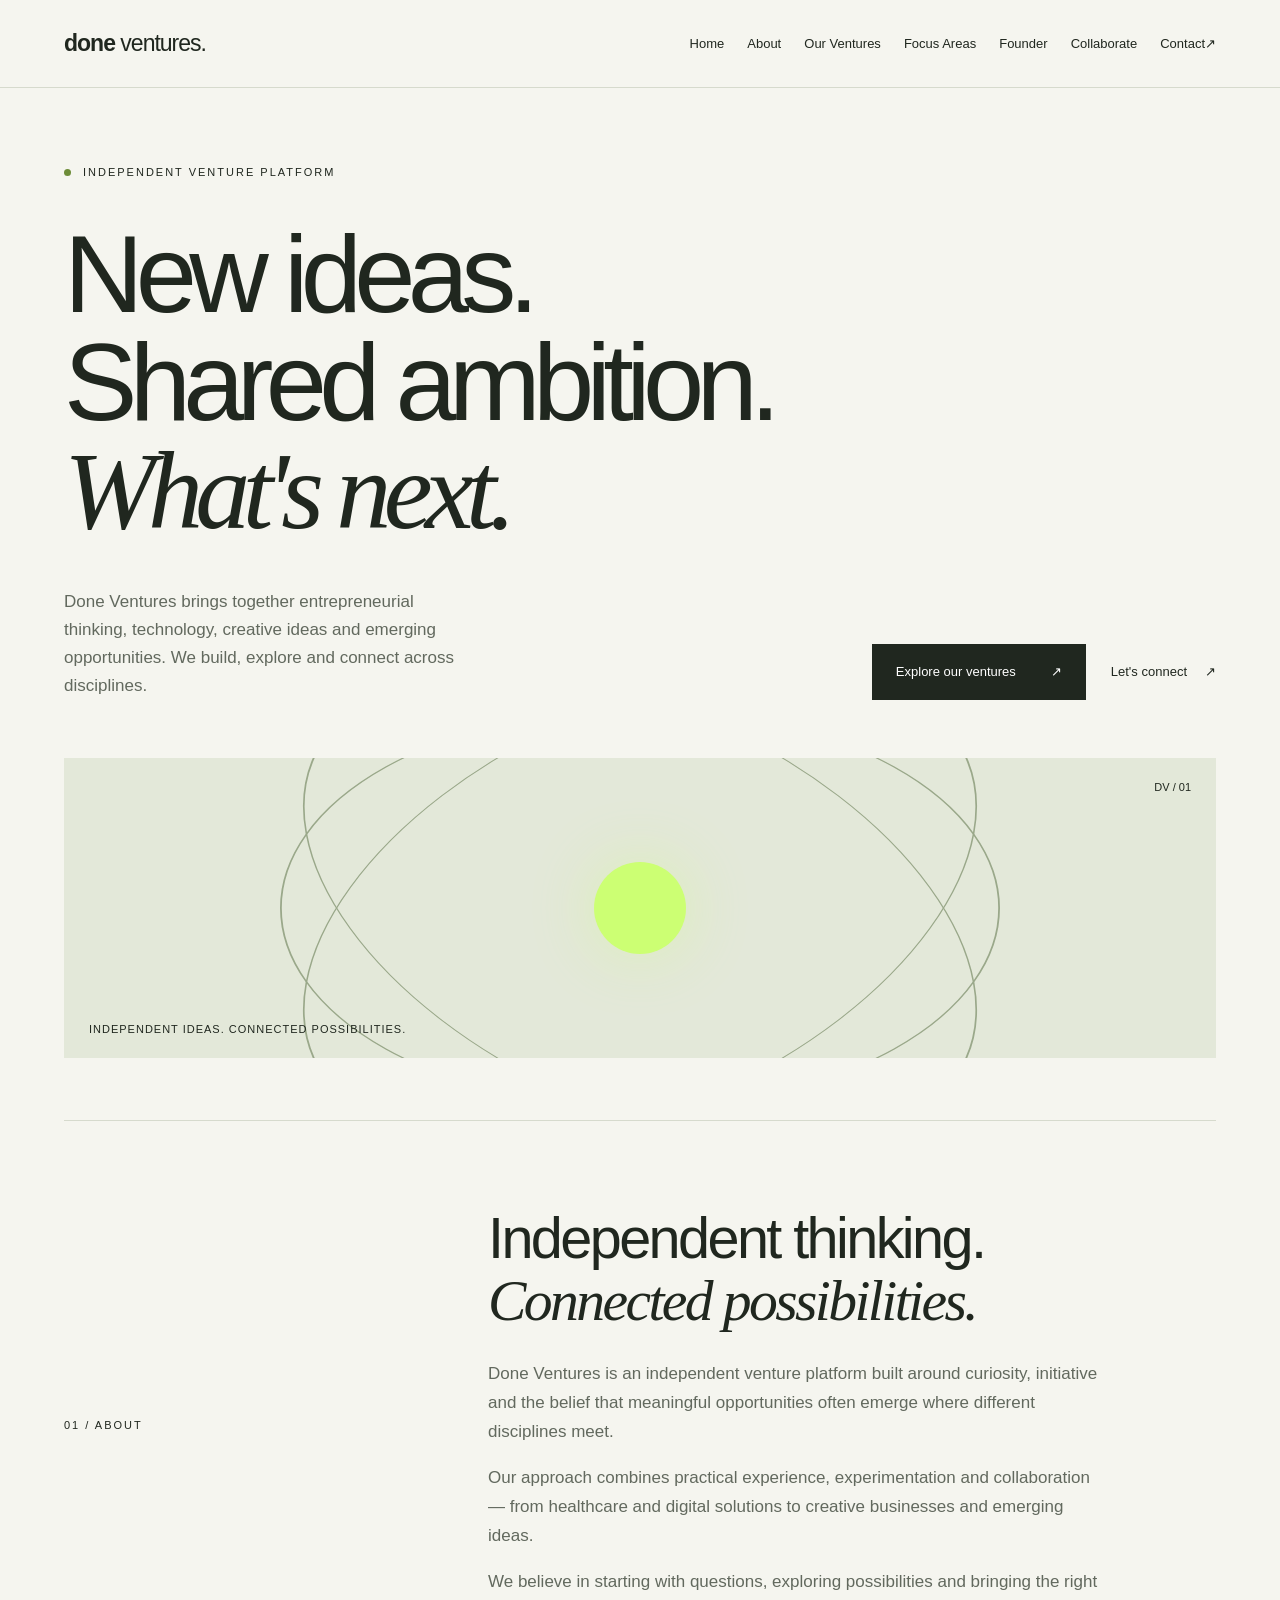
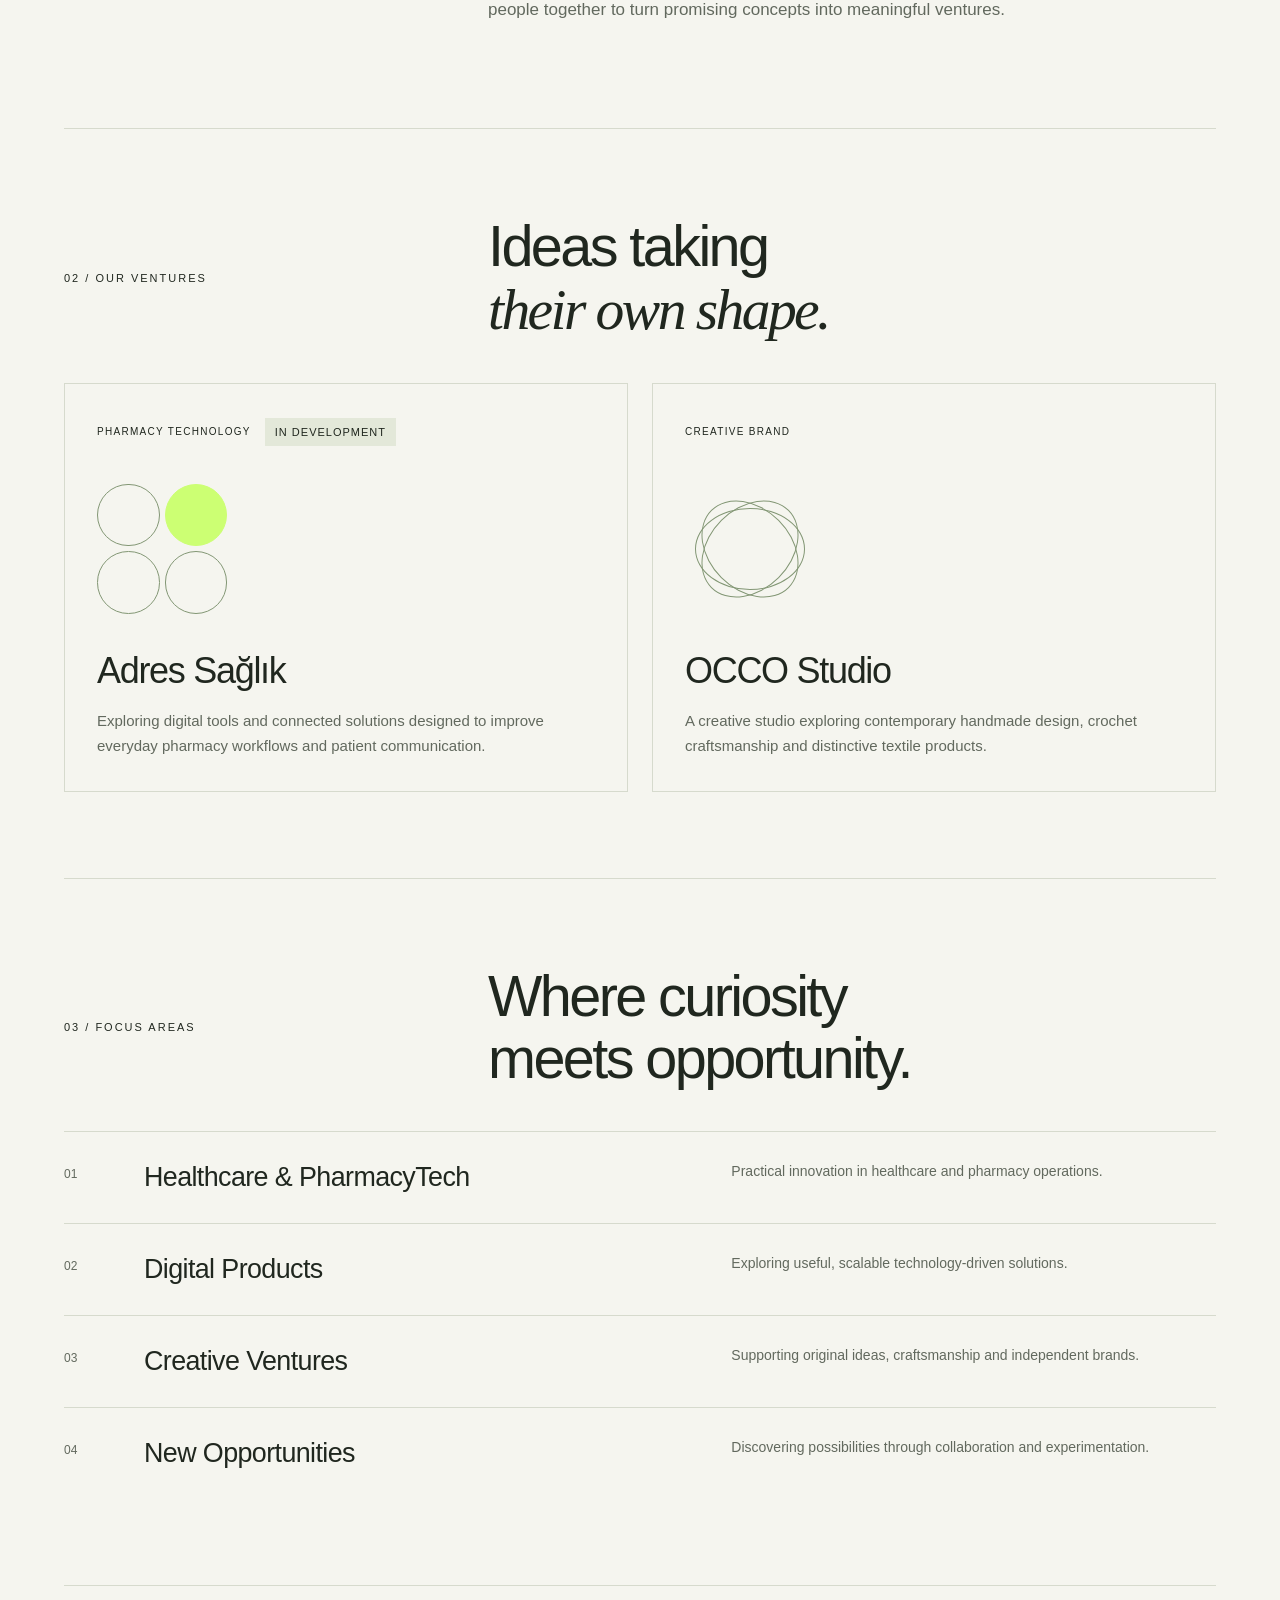
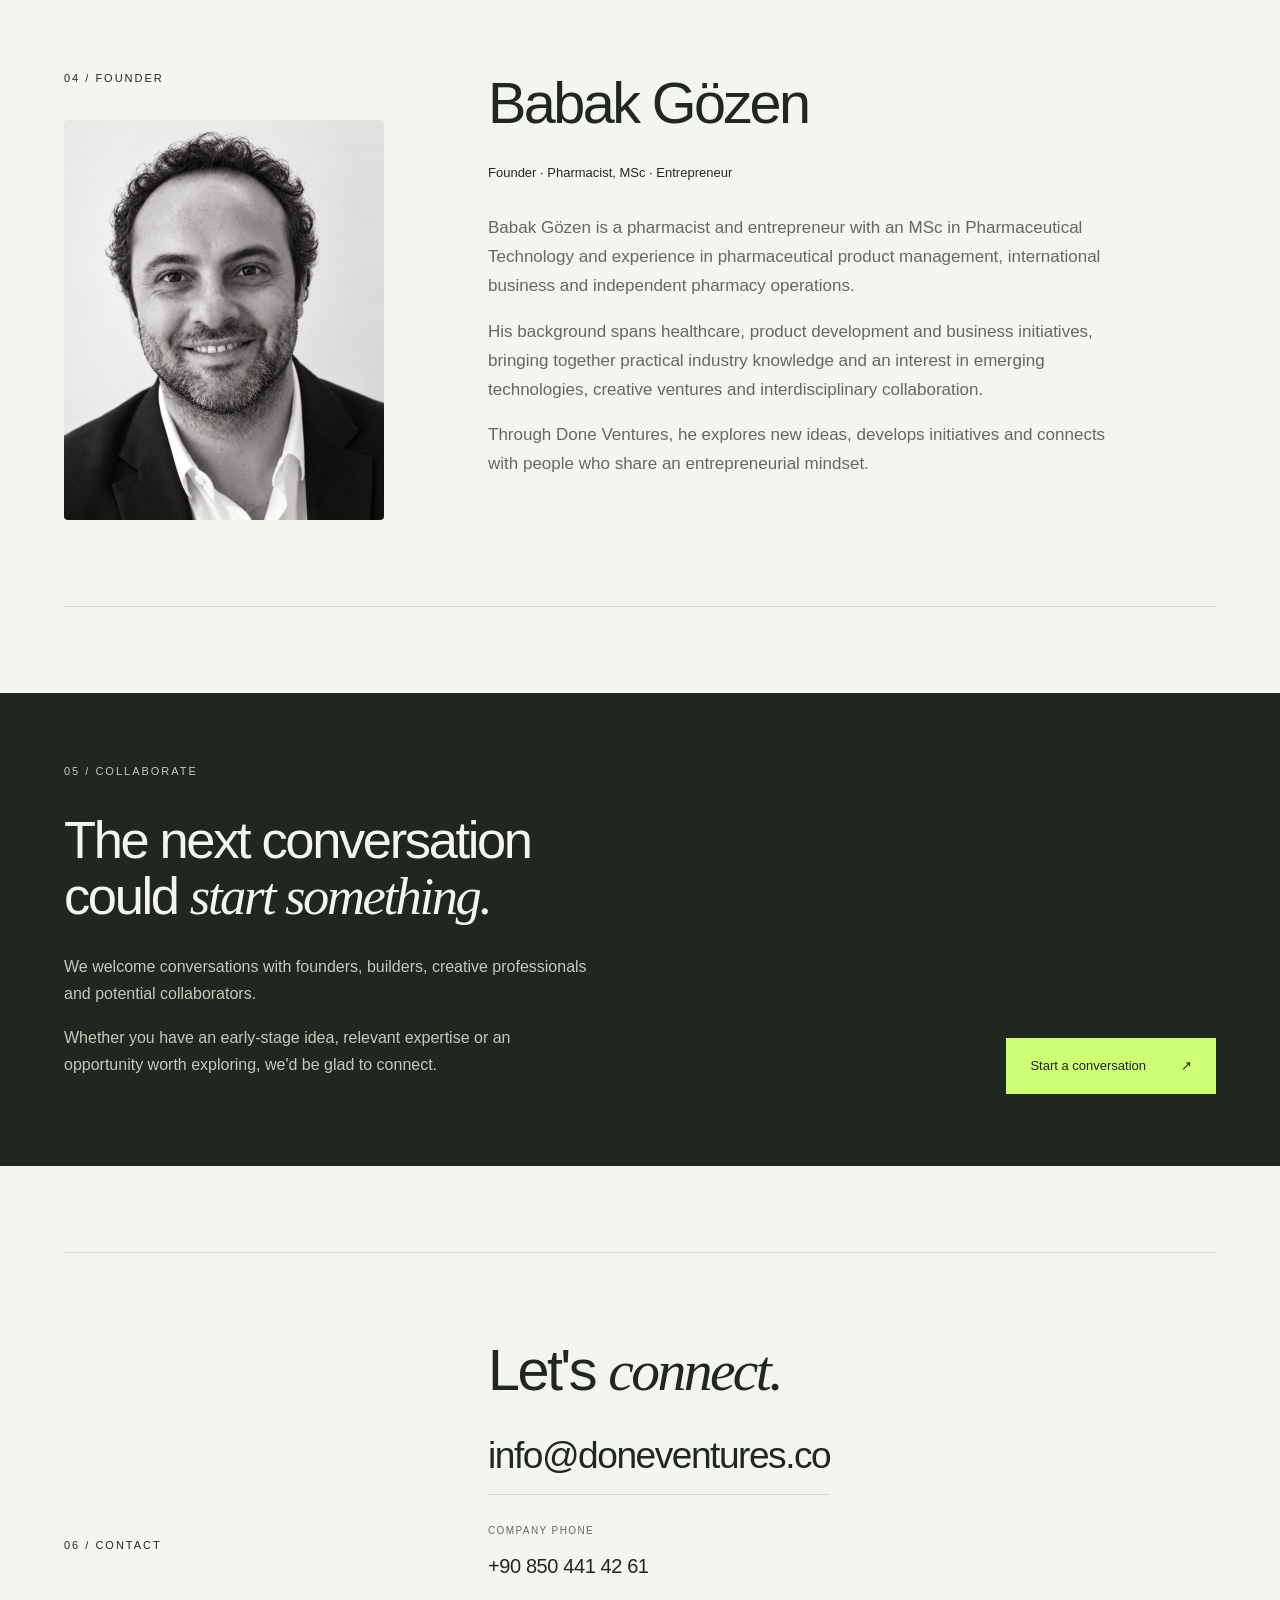
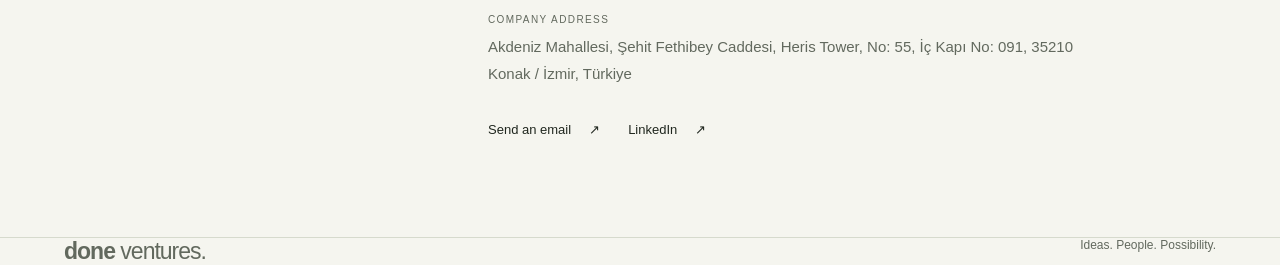
<file: index.html>
<!doctype html>
<html lang="en">
<head>
  <meta charset="utf-8">
  <meta name="viewport" content="width=device-width, initial-scale=1">
  <meta name="theme-color" content="#20271f">
  <title>Done Ventures — Independent Venture Platform</title>
  <meta name="description" content="Done Ventures brings together entrepreneurial thinking, technology, creative ideas and emerging opportunities. We build, explore and connect across disciplines.">
  <meta property="og:type" content="website">
  <meta property="og:site_name" content="Done Ventures">
  <meta property="og:title" content="Done Ventures — Independent Venture Platform">
  <meta property="og:description" content="Done Ventures brings together entrepreneurial thinking, technology, creative ideas and emerging opportunities. We build, explore and connect across disciplines.">
  <meta property="og:image" content="https://doneventures.co/assets/done-ventures-og.png">
  <meta property="og:image:width" content="1200">
  <meta property="og:image:height" content="630">
  <meta property="og:image:alt" content="Done Ventures. Independent thinking. Connected possibilities.">
  <meta name="twitter:card" content="summary_large_image">
  <meta name="twitter:image" content="https://doneventures.co/assets/done-ventures-og.png">
  <meta property="og:locale" content="en_US">
  <meta property="og:url" content="https://doneventures.co/">
  <link rel="canonical" href="https://doneventures.co/">
  <link rel="stylesheet" href="/styles.css">
  <script src="/config.js" defer></script>
  <script src="/script.js" defer></script>
</head>
<body>
<a class="skip-link" href="#main">Skip to content</a>
<header><a class="brand" href="/" aria-label="Done Ventures home">done<span> ventures.</span></a><button class="menu" type="button" aria-expanded="false" aria-controls="navigation">Menu</button>
<nav id="navigation" aria-label="Main navigation"><a href="#home">Home</a><a href="#about">About</a><a href="#ventures">Our Ventures</a><a href="#focus">Focus Areas</a><a href="#founder">Founder</a><a href="#collaborate">Collaborate</a><a href="#contact">Contact <span aria-hidden="true">↗</span></a></nav></header>
<main class="wrap" id="main">
<section class="hero" id="home" aria-labelledby="home-title">
<div class="eyebrow"><span class="dot" aria-hidden="true"></span> Independent venture platform</div>
<h1 id="home-title">New ideas.<br>Shared ambition.<br><em>What's next.</em></h1>
<div class="hero-bottom"><p>Done Ventures brings together entrepreneurial thinking, technology, creative ideas and emerging opportunities. We build, explore and connect across disciplines.</p><div class="actions"><a class="button" href="#ventures">Explore our ventures <span aria-hidden="true">↗</span></a><a class="text-link" href="#contact">Let's connect <span aria-hidden="true">↗</span></a></div></div>
<div class="visual" aria-hidden="true"><div class="orbit"></div><div class="orbit two"></div><div class="orbit three"></div><div class="core"></div><span class="visual-label">INDEPENDENT IDEAS. CONNECTED POSSIBILITIES.</span><span class="visual-index">DV / 01</span></div>
</section>
<section id="about" aria-labelledby="about-title"><div class="section-grid"><div class="eyebrow">01 / About</div><div><h2 id="about-title">Independent thinking.<br><em>Connected possibilities.</em></h2><div class="body-copy"><p>Done Ventures is an independent venture platform built around curiosity, initiative and the belief that meaningful opportunities often emerge where different disciplines meet.</p><p>Our approach combines practical experience, experimentation and collaboration — from healthcare and digital solutions to creative businesses and emerging ideas.</p><p>We believe in starting with questions, exploring possibilities and bringing the right people together to turn promising concepts into meaningful ventures.</p></div></div></div></section>
<section id="ventures" aria-labelledby="ventures-title"><div class="section-head"><div class="eyebrow">02 / Our ventures</div><h2 id="ventures-title">Ideas taking<br><em>their own shape.</em></h2></div><div class="venture-grid">
<article class="venture-card"><div class="card-meta"><span class="eyebrow">Pharmacy technology</span><span class="badge">In development</span></div><div class="venture-symbol pharmacy" aria-hidden="true"><span></span><span></span><span></span><span></span></div><h3>Adres Sağlık</h3><p>Exploring digital tools and connected solutions designed to improve everyday pharmacy workflows and patient communication.</p></article>
<article class="venture-card"><div class="card-meta"><span class="eyebrow">Creative brand</span></div><div class="venture-symbol textile" aria-hidden="true"><span></span><span></span><span></span></div><h3>OCCO Studio</h3><p>A creative studio exploring contemporary handmade design, crochet craftsmanship and distinctive textile products.</p></article></div></section>
<section id="focus" aria-labelledby="focus-title"><div class="section-head"><div class="eyebrow">03 / Focus areas</div><h2 id="focus-title">Where curiosity<br>meets opportunity.</h2></div>
<div class="focus-row"><span class="num">01</span><h3>Healthcare &amp; PharmacyTech</h3><p>Practical innovation in healthcare and pharmacy operations.</p></div>
<div class="focus-row"><span class="num">02</span><h3>Digital Products</h3><p>Exploring useful, scalable technology-driven solutions.</p></div>
<div class="focus-row"><span class="num">03</span><h3>Creative Ventures</h3><p>Supporting original ideas, craftsmanship and independent brands.</p></div>
<div class="focus-row"><span class="num">04</span><h3>New Opportunities</h3><p>Discovering possibilities through collaboration and experimentation.</p></div></section>
<section id="founder" aria-labelledby="founder-title"><div class="section-grid"><div><div class="eyebrow">04 / Founder</div><figure class="founder-photo" data-portrait="founder" hidden><template><img alt="Babak Gözen — founder portrait" width="640" height="800"></template></figure></div><div><h2 id="founder-title">Babak Gözen</h2><p class="founder-role">Founder · Pharmacist, MSc · Entrepreneur</p><div class="body-copy"><p>Babak Gözen is a pharmacist and entrepreneur with an MSc in Pharmaceutical Technology and experience in pharmaceutical product management, international business and independent pharmacy operations.</p><p>His background spans healthcare, product development and business initiatives, bringing together practical industry knowledge and an interest in emerging technologies, creative ventures and interdisciplinary collaboration.</p><p>Through Done Ventures, he explores new ideas, develops initiatives and connects with people who share an entrepreneurial mindset.</p></div></div></div></section>
<section id="collaborate" aria-labelledby="collaborate-title"><div class="collaborate"><div class="eyebrow">05 / Collaborate</div><div class="collab-inner"><div><h2 id="collaborate-title">The next conversation<br>could <em>start something.</em></h2><p>We welcome conversations with founders, builders, creative professionals and potential collaborators.</p><p>Whether you have an early-stage idea, relevant expertise or an opportunity worth exploring, we'd be glad to connect.</p></div><a class="button light" href="#contact">Start a conversation <span aria-hidden="true">↗</span></a></div></div></section>
<section id="contact" aria-labelledby="contact-title"><div class="section-grid"><div class="eyebrow">06 / Contact</div><div><h2 id="contact-title">Let's <em>connect.</em></h2><a class="email-link" data-email="corporate" href="mailto:info@doneventures.co">info@doneventures.co</a><div class="corporate-details"><div><span class="eyebrow">Company phone</span><a class="text-link corporate-phone" data-corporate-phone href="tel:+908504414261">+90 850 441 42 61</a></div><div><span class="eyebrow">Company address</span><address data-corporate-address>Akdeniz Mahallesi, Şehit Fethibey Caddesi, Heris Tower, No: 55, İç Kapı No: 091, 35210 Konak / İzmir, Türkiye</address></div></div><div class="contact-actions"><a class="text-link" data-email="corporate" href="mailto:info@doneventures.co">Send an email <span aria-hidden="true">↗</span></a><a class="text-link" data-linkedin href="https://www.linkedin.com/company/doneventures-co/" target="_blank" rel="noopener noreferrer">LinkedIn <span aria-hidden="true">↗</span></a></div></div></div></section>
</main><footer class="wrap"><a class="brand" href="/" aria-label="Done Ventures home">done<span> ventures.</span></a><span>Ideas. People. Possibility.</span></footer>
</body></html>
</file>
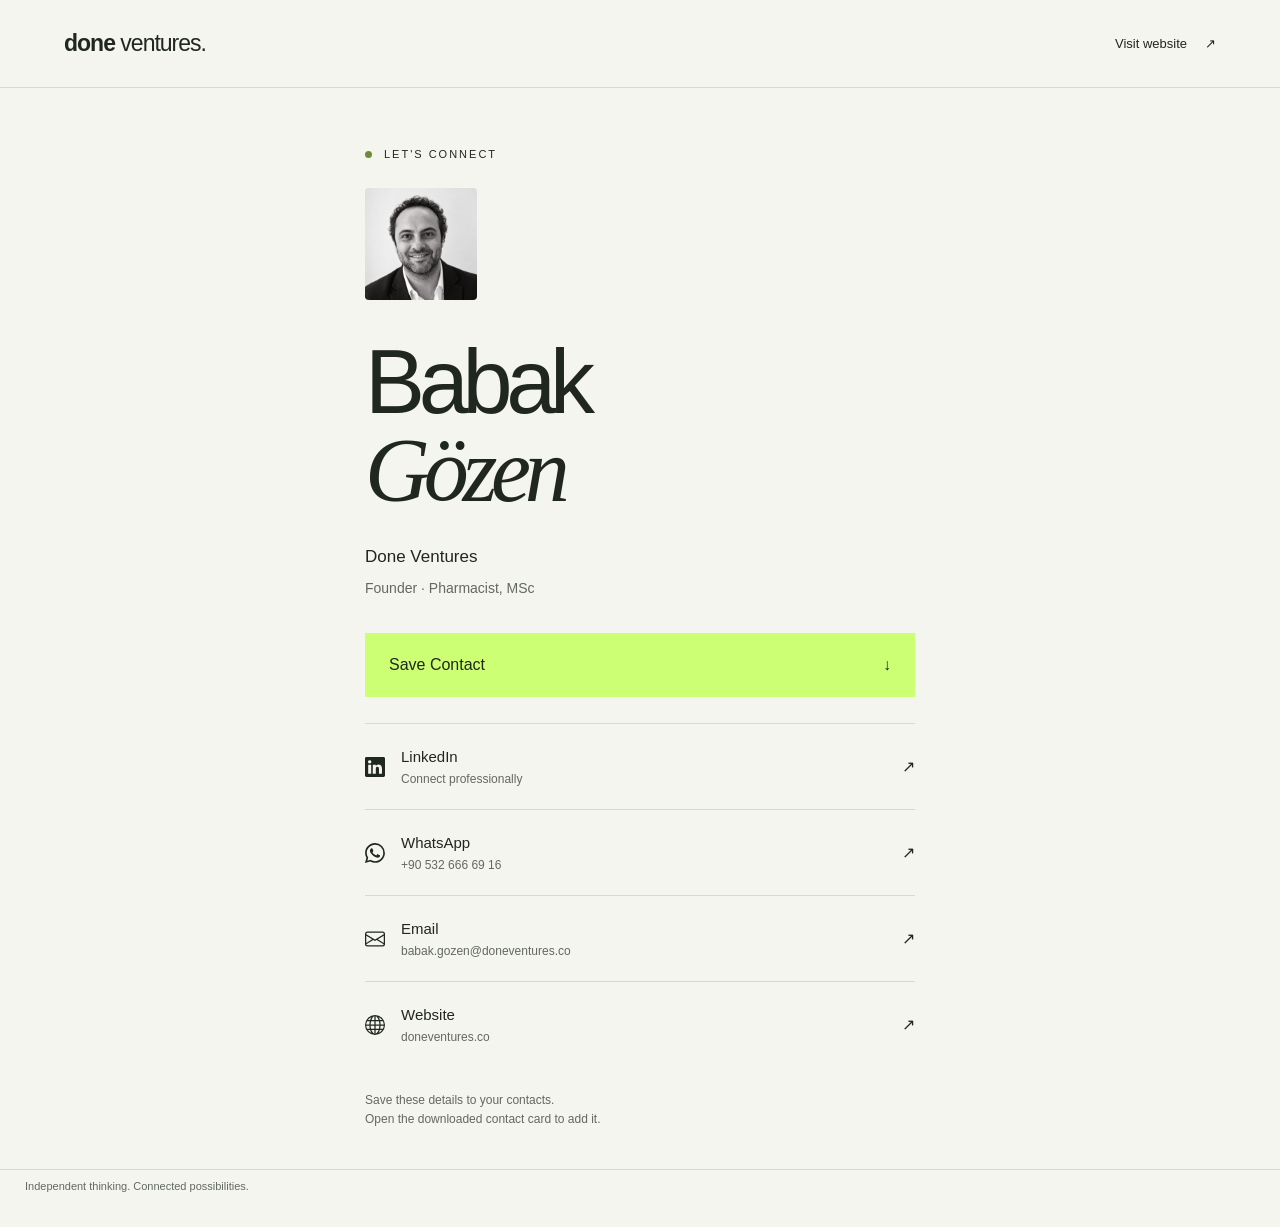
<file: connect/bg-7k29/index.html>
<!doctype html>
<html lang="en">
<head>
  <meta charset="utf-8">
  <meta name="robots" content="noindex, nofollow, noarchive">
  <meta name="googlebot" content="noindex, nofollow, noarchive">
  <meta name="viewport" content="width=device-width, initial-scale=1">
  <meta name="theme-color" content="#20271f">
  <title>Babak Gözen — Connect with Done Ventures</title>
  <meta name="description" content="Connect with Babak Gözen, Founder of Done Ventures, pharmacist with an MSc in Pharmaceutical Technology and entrepreneur. Email, connect on WhatsApp or save his contact details.">
  <meta property="og:type" content="website">
  <meta property="og:site_name" content="Done Ventures">
  <meta property="og:title" content="Babak Gözen — Connect with Done Ventures">
  <meta property="og:description" content="Connect with Babak Gözen, Founder of Done Ventures, pharmacist with an MSc in Pharmaceutical Technology and entrepreneur. Email, connect on WhatsApp or save his contact details.">
  <meta property="og:locale" content="en_US">
  <meta property="og:url" content="https://doneventures.co/connect/bg-7k29/">
  <link rel="canonical" href="https://doneventures.co/connect/bg-7k29/">
  <link rel="stylesheet" href="/styles.css">
  <link rel="stylesheet" href="card-v6.css">
  <script src="config.js" defer></script>
  <script src="/script.js" defer></script>
</head>
<body class="connect-page"><a class="skip-link" href="#main">Skip to content</a><header><a class="brand" href="/" aria-label="Done Ventures home">done<span> ventures.</span></a><a class="text-link" href="/">Visit website <span aria-hidden="true">↗</span></a></header><main class="connect" id="main">
<div class="eyebrow"><span class="dot" aria-hidden="true"></span> Let's connect</div><figure class="connect-photo" data-portrait="connect" hidden><template><img alt="Babak Gözen — portrait" width="320" height="320"></template></figure><h1>Babak<br><em>Gözen</em></h1><p class="connect-role">Done Ventures</p><p class="connect-subtitle" data-card-title>Founder · Pharmacist, MSc</p>
<a class="button light save-contact" id="save-contact" href="babak-gozen-apple-4be0045b98a6.vcf" download="babak-gozen-apple-4be0045b98a6.vcf">Save Contact <span aria-hidden="true">↓</span></a>
<div class="connect-links">
<a class="connect-link" data-linkedin href="https://www.linkedin.com/in/babak-g%C3%B6zen-5798b221/" target="_blank" rel="noopener noreferrer" aria-label="LinkedIn (opens in a new tab)"><span class="contact-icon" aria-hidden="true"><svg xmlns="http://www.w3.org/2000/svg" width="20" height="20" fill="currentColor" viewBox="0 0 16 16" focusable="false">
  <path d="M0 1.146C0 .513.526 0 1.175 0h13.65C15.474 0 16 .513 16 1.146v13.708c0 .633-.526 1.146-1.175 1.146H1.175C.526 16 0 15.487 0 14.854zm4.943 12.248V6.169H2.542v7.225zm-1.2-8.212c.837 0 1.358-.554 1.358-1.248-.015-.709-.52-1.248-1.342-1.248S2.4 3.226 2.4 3.934c0 .694.521 1.248 1.327 1.248zm4.908 8.212V9.359c0-.216.016-.432.08-.586.173-.431.568-.878 1.232-.878.869 0 1.216.662 1.216 1.634v3.865h2.401V9.25c0-2.22-1.184-3.252-2.764-3.252-1.274 0-1.845.7-2.165 1.193v.025h-.016l.016-.025V6.169h-2.4c.03.678 0 7.225 0 7.225z"/>
</svg></span><span class="contact-copy"><strong>LinkedIn</strong><small>Connect professionally</small></span><span class="contact-arrow" aria-hidden="true">↗</span></a>
<a class="connect-link" data-whatsapp href="https://wa.me/905326666916" target="_blank" rel="noopener noreferrer" aria-label="WhatsApp (opens in a new tab)"><span class="contact-icon" aria-hidden="true"><svg xmlns="http://www.w3.org/2000/svg" width="20" height="20" fill="currentColor" viewBox="0 0 16 16" focusable="false">
  <path d="M13.601 2.326A7.85 7.85 0 0 0 7.994 0C3.627 0 .068 3.558.064 7.926c0 1.399.366 2.76 1.057 3.965L0 16l4.204-1.102a7.9 7.9 0 0 0 3.79.965h.004c4.368 0 7.926-3.558 7.93-7.93A7.9 7.9 0 0 0 13.6 2.326zM7.994 14.521a6.6 6.6 0 0 1-3.356-.92l-.24-.144-2.494.654.666-2.433-.156-.251a6.56 6.56 0 0 1-1.007-3.505c0-3.626 2.957-6.584 6.591-6.584a6.56 6.56 0 0 1 4.66 1.931 6.56 6.56 0 0 1 1.928 4.66c-.004 3.639-2.961 6.592-6.592 6.592m3.615-4.934c-.197-.099-1.17-.578-1.353-.646-.182-.065-.315-.099-.445.099-.133.197-.513.646-.627.775-.114.133-.232.148-.43.05-.197-.1-.836-.308-1.592-.985-.59-.525-.985-1.175-1.103-1.372-.114-.198-.011-.304.088-.403.087-.088.197-.232.296-.346.1-.114.133-.198.198-.33.065-.134.034-.248-.015-.347-.05-.099-.445-1.076-.612-1.47-.16-.389-.323-.335-.445-.34-.114-.007-.247-.007-.38-.007a.73.73 0 0 0-.529.247c-.182.198-.691.677-.691 1.654s.71 1.916.81 2.049c.098.133 1.394 2.132 3.383 2.992.47.205.84.326 1.129.418.475.152.904.129 1.246.08.38-.058 1.171-.48 1.338-.943.164-.464.164-.86.114-.943-.049-.084-.182-.133-.38-.232"/>
</svg></span><span class="contact-copy"><strong>WhatsApp</strong><small data-phone-text>+90 532 666 69 16</small></span><span class="contact-arrow" aria-hidden="true">↗</span></a>
<a class="connect-link" data-email="personal" href="mailto:babak.gozen@doneventures.co"><span class="contact-icon" aria-hidden="true"><svg xmlns="http://www.w3.org/2000/svg" width="20" height="20" fill="currentColor" viewBox="0 0 16 16" focusable="false">
  <path d="M0 4a2 2 0 0 1 2-2h12a2 2 0 0 1 2 2v8a2 2 0 0 1-2 2H2a2 2 0 0 1-2-2zm2-1a1 1 0 0 0-1 1v.217l7 4.2 7-4.2V4a1 1 0 0 0-1-1zm13 2.383-4.708 2.825L15 11.105zm-.034 6.876-5.64-3.471L8 9.583l-1.326-.795-5.64 3.47A1 1 0 0 0 2 13h12a1 1 0 0 0 .966-.741M1 11.105l4.708-2.897L1 5.383z"/>
</svg></span><span class="contact-copy"><strong>Email</strong><small data-email-text="personal">babak.gozen@doneventures.co</small></span><span class="contact-arrow" aria-hidden="true">↗</span></a>
<a class="connect-link" data-website-link href="https://doneventures.co/" target="_blank" rel="noopener noreferrer" aria-label="Website (opens in a new tab)"><span class="contact-icon" aria-hidden="true"><svg xmlns="http://www.w3.org/2000/svg" width="20" height="20" fill="currentColor" viewBox="0 0 16 16" focusable="false">
  <path d="M0 8a8 8 0 1 1 16 0A8 8 0 0 1 0 8m7.5-6.923c-.67.204-1.335.82-1.887 1.855A8 8 0 0 0 5.145 4H7.5zM4.09 4a9.3 9.3 0 0 1 .64-1.539 7 7 0 0 1 .597-.933A7.03 7.03 0 0 0 2.255 4zm-.582 3.5c.03-.877.138-1.718.312-2.5H1.674a7 7 0 0 0-.656 2.5zM4.847 5a12.5 12.5 0 0 0-.338 2.5H7.5V5zM8.5 5v2.5h2.99a12.5 12.5 0 0 0-.337-2.5zM4.51 8.5a12.5 12.5 0 0 0 .337 2.5H7.5V8.5zm3.99 0V11h2.653c.187-.765.306-1.608.338-2.5zM5.145 12q.208.58.468 1.068c.552 1.035 1.218 1.65 1.887 1.855V12zm.182 2.472a7 7 0 0 1-.597-.933A9.3 9.3 0 0 1 4.09 12H2.255a7 7 0 0 0 3.072 2.472M3.82 11a13.7 13.7 0 0 1-.312-2.5h-2.49c.062.89.291 1.733.656 2.5zm6.853 3.472A7 7 0 0 0 13.745 12H11.91a9.3 9.3 0 0 1-.64 1.539 7 7 0 0 1-.597.933M8.5 12v2.923c.67-.204 1.335-.82 1.887-1.855q.26-.487.468-1.068zm3.68-1h2.146c.365-.767.594-1.61.656-2.5h-2.49a13.7 13.7 0 0 1-.312 2.5m2.802-3.5a7 7 0 0 0-.656-2.5H12.18c.174.782.282 1.623.312 2.5zM11.27 2.461c.247.464.462.98.64 1.539h1.835a7 7 0 0 0-3.072-2.472c.218.284.418.598.597.933M10.855 4a8 8 0 0 0-.468-1.068C9.835 1.897 9.17 1.282 8.5 1.077V4z"/>
</svg></span><span class="contact-copy"><strong>Website</strong><small data-website-label>doneventures.co</small></span><span class="contact-arrow" aria-hidden="true">↗</span></a>
</div><p class="note">Save these details to your contacts.<br>Open the downloaded contact card to add it.</p>
</main><footer class="connect-footer">Independent thinking. Connected possibilities.</footer></body></html>
</file>
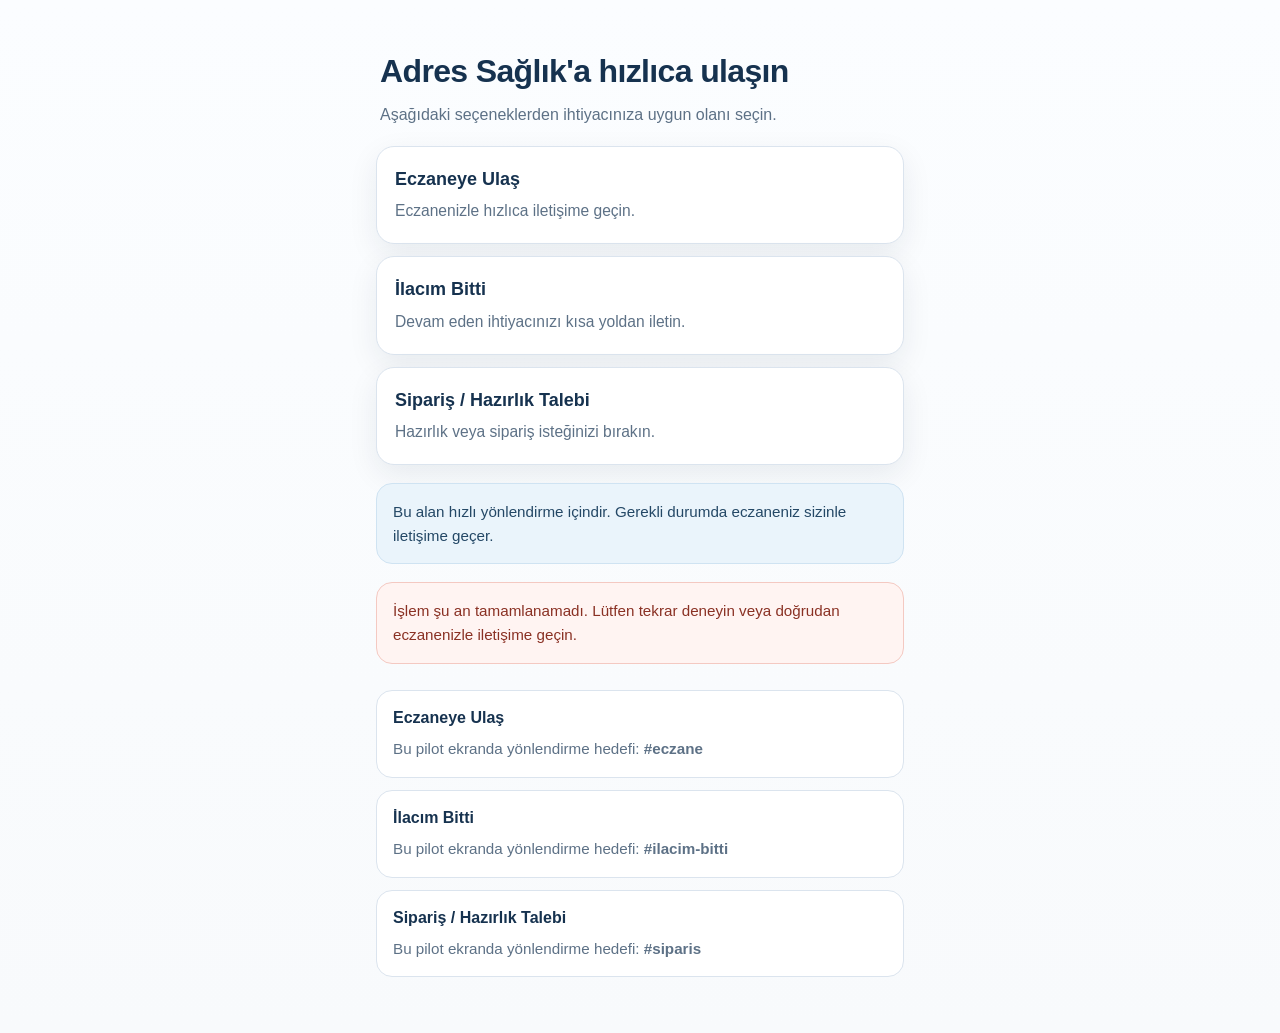
<file: adres-saglik/magnet/AS-MAG-001/index.html>
<!doctype html>
<html lang="tr">
<head>
  <meta charset="UTF-8" />
  <meta name="viewport" content="width=device-width, initial-scale=1.0" />
  <title>Adres Sağlık'a hızlıca ulaşın</title>
  <style>
    :root {
      color-scheme: light;
      --bg: #f8fafc;
      --surface: #ffffff;
      --surface-border: #dbe4ee;
      --text: #16324f;
      --muted: #5d7186;
      --accent: #0f5c8c;
      --accent-soft: #eaf4fb;
      --danger-bg: #fff4f2;
      --danger-border: #f4c9c2;
      --danger-text: #8a3124;
      --shadow: 0 10px 30px rgba(15, 39, 64, 0.08);
    }

    * {
      box-sizing: border-box;
    }

    body {
      margin: 0;
      font-family: Arial, sans-serif;
      background: linear-gradient(180deg, #fbfdff 0%, var(--bg) 100%);
      color: var(--text);
    }

    main {
      width: min(100%, 560px);
      margin: 0 auto;
      min-height: 100vh;
      padding: 24px 16px 40px;
    }

    .shell {
      display: grid;
      gap: 18px;
    }

    .intro {
      padding: 12px 4px 0;
    }

    h1 {
      margin: 0 0 12px;
      font-size: 2rem;
      line-height: 1.2;
      letter-spacing: -0.02em;
    }

    .lead {
      margin: 0;
      font-size: 1rem;
      line-height: 1.6;
      color: var(--muted);
    }

    .actions {
      display: grid;
      gap: 12px;
    }

    .action-card {
      display: block;
      text-decoration: none;
      background: var(--surface);
      color: inherit;
      border: 1px solid var(--surface-border);
      border-radius: 18px;
      padding: 18px 16px;
      box-shadow: var(--shadow);
    }

    .action-card:focus-visible,
    .action-card:hover {
      border-color: #b7cbde;
      background: #fcfeff;
      outline: none;
    }

    .action-title {
      margin: 0 0 8px;
      font-size: 1.125rem;
      line-height: 1.35;
    }

    .action-text {
      margin: 0;
      font-size: 0.975rem;
      line-height: 1.55;
      color: var(--muted);
    }

    .note,
    .error-box,
    .anchor-panel {
      border-radius: 16px;
      padding: 16px;
      background: var(--surface);
      border: 1px solid var(--surface-border);
    }

    .note {
      background: var(--accent-soft);
      border-color: #cfe3f2;
      color: #244866;
      font-size: 0.95rem;
      line-height: 1.55;
    }

    .error-box {
      background: var(--danger-bg);
      border-color: var(--danger-border);
      color: var(--danger-text);
      font-size: 0.95rem;
      line-height: 1.55;
    }

    .anchor-list {
      display: grid;
      gap: 12px;
      margin-top: 8px;
    }

    .anchor-panel h2 {
      margin: 0 0 8px;
      font-size: 1rem;
      line-height: 1.4;
    }

    .anchor-panel p {
      margin: 0;
      font-size: 0.95rem;
      line-height: 1.55;
      color: var(--muted);
    }

    @media (min-width: 640px) {
      main {
        padding-top: 40px;
        padding-bottom: 56px;
      }

      .action-card {
        padding: 20px 18px;
      }
    }
  </style>
</head>
<body>
  <main>
    <div class="shell">
      <section class="intro" aria-labelledby="page-title">
        <h1 id="page-title">Adres Sağlık'a hızlıca ulaşın</h1>
        <p class="lead">Aşağıdaki seçeneklerden ihtiyacınıza uygun olanı seçin.</p>
      </section>

      <section class="actions" aria-label="Hızlı yönlendirme seçenekleri">
        <a class="action-card" href="#eczane">
          <h2 class="action-title">Eczaneye Ulaş</h2>
          <p class="action-text">Eczanenizle hızlıca iletişime geçin.</p>
        </a>

        <a class="action-card" href="#ilacim-bitti">
          <h2 class="action-title">İlacım Bitti</h2>
          <p class="action-text">Devam eden ihtiyacınızı kısa yoldan iletin.</p>
        </a>

        <a class="action-card" href="#siparis">
          <h2 class="action-title">Sipariş / Hazırlık Talebi</h2>
          <p class="action-text">Hazırlık veya sipariş isteğinizi bırakın.</p>
        </a>
      </section>

      <div class="note">
        Bu alan hızlı yönlendirme içindir. Gerekli durumda eczaneniz sizinle iletişime geçer.
      </div>

      <div class="error-box" role="status" aria-live="polite">
        İşlem şu an tamamlanamadı. Lütfen tekrar deneyin veya doğrudan eczanenizle iletişime geçin.
      </div>

      <section class="anchor-list" aria-label="Yer tutucu hedefler">
        <div class="anchor-panel" id="eczane">
          <h2>Eczaneye Ulaş</h2>
          <p>Bu pilot ekranda yönlendirme hedefi: <strong>#eczane</strong></p>
        </div>

        <div class="anchor-panel" id="ilacim-bitti">
          <h2>İlacım Bitti</h2>
          <p>Bu pilot ekranda yönlendirme hedefi: <strong>#ilacim-bitti</strong></p>
        </div>

        <div class="anchor-panel" id="siparis">
          <h2>Sipariş / Hazırlık Talebi</h2>
          <p>Bu pilot ekranda yönlendirme hedefi: <strong>#siparis</strong></p>
        </div>
      </section>
    </div>
  </main>
</body>
</html>
</file>
<file: styles.css>
:root{--paper:#f5f5ef;--ink:#20271f;--muted:#62695e;--line:#d6dacd;--accent:#ccff73}*{box-sizing:border-box}html{scroll-behavior:smooth;scroll-padding-top:90px}body{margin:0;background:var(--paper);color:var(--ink);font-family:Arial,Helvetica,sans-serif}a{color:inherit;text-decoration:none}button,input,textarea{font:inherit}header{height:88px;display:flex;align-items:center;justify-content:space-between;border-bottom:1px solid var(--line);padding:0 5vw;background:var(--paper)}.brand{font-size:23px;font-weight:700;letter-spacing:-1px}.brand span{font-weight:400}nav{display:flex;gap:28px;font-size:13px}nav a:hover{text-decoration:underline;text-underline-offset:6px}.menu{display:none;background:none;border:1px solid var(--line);padding:10px}.wrap{padding:0 5vw;max-width:1600px;margin:auto}.hero{padding:78px 0 62px;position:relative}.eyebrow{font-size:11px;letter-spacing:2px;text-transform:uppercase;display:flex;align-items:center;gap:12px}.dot{height:7px;width:7px;background:#6d8c38;border-radius:50%}h1{font-size:clamp(56px,8.6vw,132px);line-height:.98;letter-spacing:-.07em;font-weight:500;margin:42px 0}h1 em{font-family:Georgia,serif;font-weight:400}.hero-bottom{display:flex;justify-content:space-between;align-items:flex-end;gap:40px}.hero-bottom p{max-width:410px;color:var(--muted);font-size:17px;line-height:1.65;margin:0}.button{display:inline-flex;justify-content:space-between;gap:35px;align-items:center;background:var(--ink);color:white;padding:19px 24px;font-size:13px;border:0;cursor:pointer}.button:hover{background:#3d4935}.button.light{background:var(--accent);color:var(--ink)}.visual{height:300px;background:#e3e8d9;position:relative;overflow:hidden;margin-top:58px;display:flex;align-items:center;justify-content:center}.orbit{width:400px;height:400px;border:1px solid #9aa88a;border-radius:50%;position:absolute;transform:rotate(-25deg) scaleX(1.8)}.orbit.two{transform:rotate(25deg) scaleX(1.8)}.orbit.three{transform:scaleX(1.8)}.core{height:92px;width:92px;background:var(--accent);border-radius:50%;z-index:1;box-shadow:0 0 65px #ccff7355}.visual-label{position:absolute;bottom:23px;left:25px;font-size:11px;letter-spacing:1px}.visual-index{position:absolute;right:25px;top:23px;font-size:11px}section{padding:86px 0;border-top:1px solid var(--line)}.section-grid{display:grid;grid-template-columns:1fr 2fr;gap:60px}h2{font-size:clamp(36px,4.5vw,64px);font-weight:400;letter-spacing:-.045em;line-height:1.08;margin:0 0 28px}p{line-height:1.7;color:var(--muted)}.body-copy{max-width:620px;font-size:17px}.focus-head{display:flex;justify-content:space-between;align-items:start;margin-bottom:50px}.focus-head h2{max-width:650px}.focus-row{display:grid;grid-template-columns:70px 1fr 1fr;gap:30px;border-top:1px solid var(--line);padding:28px 0}.focus-row h3{font-size:25px;letter-spacing:-.6px;margin:0;font-weight:400}.focus-row p{margin:0;max-width:450px;font-size:14px}.num{font-size:12px;color:var(--muted);padding-top:7px}.collaborate{background:var(--ink);color:var(--paper);padding:72px 5vw;margin:0 -5vw}.collaborate p{color:#c3c9bc;max-width:530px}.collaborate .eyebrow{color:#c3c9bc;margin-bottom:35px}.collab-inner{display:flex;gap:60px;justify-content:space-between;align-items:end}.note{font-size:12px;line-height:1.6;color:var(--muted)}footer{display:flex;justify-content:space-between;gap:25px;flex-wrap:wrap;padding:28px 0;border-top:1px solid var(--line);font-size:12px;color:var(--muted)}.connect{max-width:660px;margin:0 auto;padding:70px 25px}.connect h1{font-size:72px}.connect-link{display:flex;justify-content:space-between;padding:22px 0;border-top:1px solid var(--line)}.status{font-size:13px;min-height:22px}:focus-visible{outline:2px solid #708d42;outline-offset:5px}@media(max-width:720px){header{height:74px;position:relative}.menu{display:block}nav{display:none;position:absolute;top:74px;left:0;right:0;background:var(--paper);padding:25px;z-index:5;border-bottom:1px solid var(--line)}nav.open{display:flex;flex-direction:column}.hero{padding-top:45px}h1{font-size:62px;margin:35px 0}.hero-bottom,.collab-inner,.focus-head{display:block}.hero-bottom .button{margin-top:25px}.visual{height:240px}.section-grid{grid-template-columns:1fr;gap:30px}section{padding:55px 0}.focus-row{grid-template-columns:35px 1fr;gap:15px}.focus-row p{grid-column:2}.focus-head .eyebrow{margin-bottom:25px}.collaborate{padding:50px 5vw}.collab-inner .button{margin-top:20px}.connect h1{font-size:58px}}@media(prefers-reduced-motion:reduce){html{scroll-behavior:auto}}
/* V2: editorial layout, venture cards, accessible navigation and digital contact card. */
[hidden]{display:none!important}a,button{-webkit-tap-highlight-color:transparent}h2 em{font-family:Georgia,serif;font-weight:400}section.hero{border-top:0}header{gap:24px}nav{gap:clamp(14px,1.8vw,28px)}nav a{white-space:nowrap;min-height:44px;display:flex;align-items:center}.brand{white-space:nowrap}.skip-link{position:absolute;left:20px;top:-90px;z-index:20;background:var(--ink);color:white;padding:15px}.skip-link:focus{top:15px}.actions{display:flex;align-items:center;gap:25px;flex-wrap:wrap}.text-link{display:inline-flex;align-items:center;gap:18px;min-height:44px;font-size:13px}.text-link:hover{text-decoration:underline;text-underline-offset:6px}.button{min-height:56px;line-height:1.4}.section-grid>*{min-width:0}.section-head{display:grid;grid-template-columns:1fr 2fr;gap:60px;margin-bottom:42px}.section-head h2{margin:0}.body-copy p:first-child{margin-top:0}.venture-grid{display:grid;grid-template-columns:1fr 1fr;gap:24px}.venture-card{border:1px solid var(--line);padding:32px;display:flex;flex-direction:column;align-items:start}.card-meta{display:flex;gap:14px;align-items:center;flex-wrap:wrap;min-height:32px}.card-meta .eyebrow{font-size:10px;letter-spacing:1.3px}.badge{font-size:11px;letter-spacing:1px;text-transform:uppercase;padding:8px 10px;background:#e3e8d9;color:var(--ink)}.venture-card h3{font-size:36px;letter-spacing:-1.3px;font-weight:400;margin:0 0 16px}.venture-card p{font-size:15px;max-width:480px;margin:0}.venture-symbol{height:130px;width:130px;margin:36px 0;position:relative}.pharmacy{display:grid;grid-template-columns:1fr 1fr;gap:5px}.pharmacy span{border:1px solid #839775;border-radius:50%}.pharmacy span:nth-child(2){background:var(--accent);border-color:var(--accent)}.textile span{position:absolute;inset:10px 24px;border:1px solid #839775;border-radius:50%;transform:rotate(45deg)}.textile span:nth-child(2){transform:rotate(-45deg)}.textile span:nth-child(3){transform:rotate(90deg)}.focus-row{grid-template-columns:50px 1.15fr 1fr}.focus-row h3{font-size:clamp(21px,2.1vw,28px);line-height:1.3}.founder-role{color:var(--ink);font-size:13px;margin:0 0 30px}.founder-photo{margin:36px 0 0;max-width:320px}.founder-photo img{display:block;width:100%;height:auto}.collab-inner>div{max-width:760px}.collab-inner .button{flex-shrink:0}.collaborate h2{font-size:clamp(36px,4.1vw,61px)}.email-link{font-size:clamp(20px,2.9vw,42px);letter-spacing:-.04em;display:inline-block;overflow-wrap:anywhere;max-width:100%;line-height:1.4;border-bottom:1px solid var(--line);padding-bottom:12px}.email-link:hover{border-color:var(--ink)}.contact-actions{display:flex;gap:28px;margin-top:20px}.connect{max-width:600px;padding:60px 25px 28px}.connect h1{font-size:clamp(62px,9vw,90px);margin:38px 0 28px}.connect-role{color:var(--ink);font-size:17px;margin:0 0 5px}.connect-subtitle{font-size:14px;margin:0 0 32px}.save-contact{width:100%;font-size:16px;min-height:64px}.save-contact:hover{background:#b8ef5d}.connect-links{margin-top:26px}.connect-link{min-height:86px;gap:18px;align-items:center}.connect-link strong{font-size:15px;font-weight:400;display:block}.connect-link small{display:block;font-size:12px;color:var(--muted);margin-top:7px;overflow-wrap:anywhere}.connect-link>span:first-child{min-width:0}.connect-link:hover{background:#eceee4}.connect .note{margin-top:24px}.connect-footer{font-size:11px;color:var(--muted);text-align:center;padding:10px 25px 35px}:focus-visible{outline-color:#58732e;outline-width:3px}.collaborate :focus-visible{outline-color:var(--accent)}
@media(min-width:1600px){.collaborate{margin:0;padding-left:55px;padding-right:55px}}
@media(max-width:1100px){header{height:auto;min-height:74px;position:relative;flex-wrap:wrap;padding-top:15px;padding-bottom:15px}.menu{display:none;min-height:44px}.js .menu{display:block}nav{display:flex;position:static;width:100%;flex-wrap:wrap;gap:10px 22px}.js nav{display:none;position:absolute;top:100%;left:0;right:0;width:auto;background:var(--paper);padding:18px 5vw;z-index:5;border-bottom:1px solid var(--line)}.js nav.open{display:flex;flex-direction:column;align-items:stretch}.collab-inner{display:block}.collab-inner .button{margin-top:22px}.hero-bottom{align-items:start}.hero-bottom p{max-width:430px}.actions{flex-direction:column;align-items:start;gap:12px}.section-grid,.section-head{gap:36px}.venture-card{padding:26px}}
@media(max-width:720px){.hero h1{font-size:clamp(48px,10.5vw,74px)}.hero-bottom .button{margin-top:0}.hero-bottom .actions{margin-top:26px}.section-head{grid-template-columns:1fr;gap:26px}.venture-grid{grid-template-columns:1fr}.venture-card{padding:25px}.venture-symbol{height:100px;width:100px;margin:25px 0}.focus-row{grid-template-columns:30px 1fr}.focus-row p{grid-column:2}.section-grid{gap:26px}.visual-label{font-size:9px;max-width:220px;line-height:1.6}.connect-page header{gap:12px}.connect-page header>.text-link{font-size:11px}.connect-page header .brand{font-size:21px}.connect{padding:42px 22px 22px}.connect h1{font-size:64px}footer .brand{font-size:21px}.collaborate h2 br{display:none}.actions{gap:9px}.hero-bottom p{font-size:16px}.section-head h2{font-size:40px}}
@media(max-width:360px){.connect-page header>.text-link{gap:7px}.connect-page header .brand{font-size:19px}.connect h1{font-size:58px}.button{gap:18px}.section-head h2,h2{font-size:34px}.venture-card h3{font-size:32px}}

/* V3: optional square portrait. Hidden until a supplied real image loads. */
.connect-photo{margin:28px 0 0;width:112px;max-width:100%}
.connect-photo img{display:block;width:100%;height:auto;aspect-ratio:1;object-fit:cover}

/* V4: restrained local portraits; existing layout, typography and palette preserved. */
.founder-photo img,.connect-photo img{border-radius:4px}
@media(max-width:720px){.founder-photo{max-width:280px;margin-top:28px}}

/* V5: corporate contact details in the existing editorial contact column. */
.corporate-details{display:grid;gap:26px;margin-top:30px;max-width:620px}
.corporate-details .eyebrow{font-size:10px;letter-spacing:1.4px;color:var(--muted);margin-bottom:8px}
.corporate-phone{font-size:20px;letter-spacing:-.02em;overflow-wrap:anywhere}
.corporate-details address{font-style:normal;color:var(--muted);font-size:15px;line-height:1.8;overflow-wrap:anywhere}
.contact-actions{flex-wrap:wrap}
</file>
<file: connect/bg-7k29/card-v6.css>
/* Inline icons: Bootstrap Icons v1.13.1
The MIT License (MIT)

Copyright (c) 2019-2024 The Bootstrap Authors

Permission is hereby granted, free of charge, to any person obtaining a copy
of this software and associated documentation files (the "Software"), to deal
in the Software without restriction, including without limitation the rights
to use, copy, modify, merge, publish, distribute, sublicense, and/or sell
copies of the Software, and to permit persons to whom the Software is
furnished to do so, subject to the following conditions:

The above copyright notice and this permission notice shall be included in
all copies or substantial portions of the Software.

THE SOFTWARE IS PROVIDED "AS IS", WITHOUT WARRANTY OF ANY KIND, EXPRESS OR
IMPLIED, INCLUDING BUT NOT LIMITED TO THE WARRANTIES OF MERCHANTABILITY,
FITNESS FOR A PARTICULAR PURPOSE AND NONINFRINGEMENT. IN NO EVENT SHALL THE
AUTHORS OR COPYRIGHT HOLDERS BE LIABLE FOR ANY CLAIM, DAMAGES OR OTHER
LIABILITY, WHETHER IN AN ACTION OF CONTRACT, TORT OR OTHERWISE, ARISING FROM,
OUT OF OR IN CONNECTION WITH THE SOFTWARE OR THE USE OR OTHER DEALINGS IN
THE SOFTWARE.
*/
/* Scoped to the private NFC card; corporate styling stays unchanged. */
.connect-page .connect-links .connect-link{display:grid;grid-template-columns:20px minmax(0,1fr) auto;column-gap:16px;align-items:center}
.connect-page .contact-icon{display:flex;align-items:center;justify-content:center;width:20px;height:20px;color:var(--ink)}
.connect-page .contact-icon svg{display:block;width:20px;height:20px;fill:currentColor}
.connect-page .contact-copy{min-width:0}
.connect-page .contact-arrow{justify-self:end}
@media(max-width:360px){.connect-page .connect-links .connect-link{column-gap:12px}}
</file>
